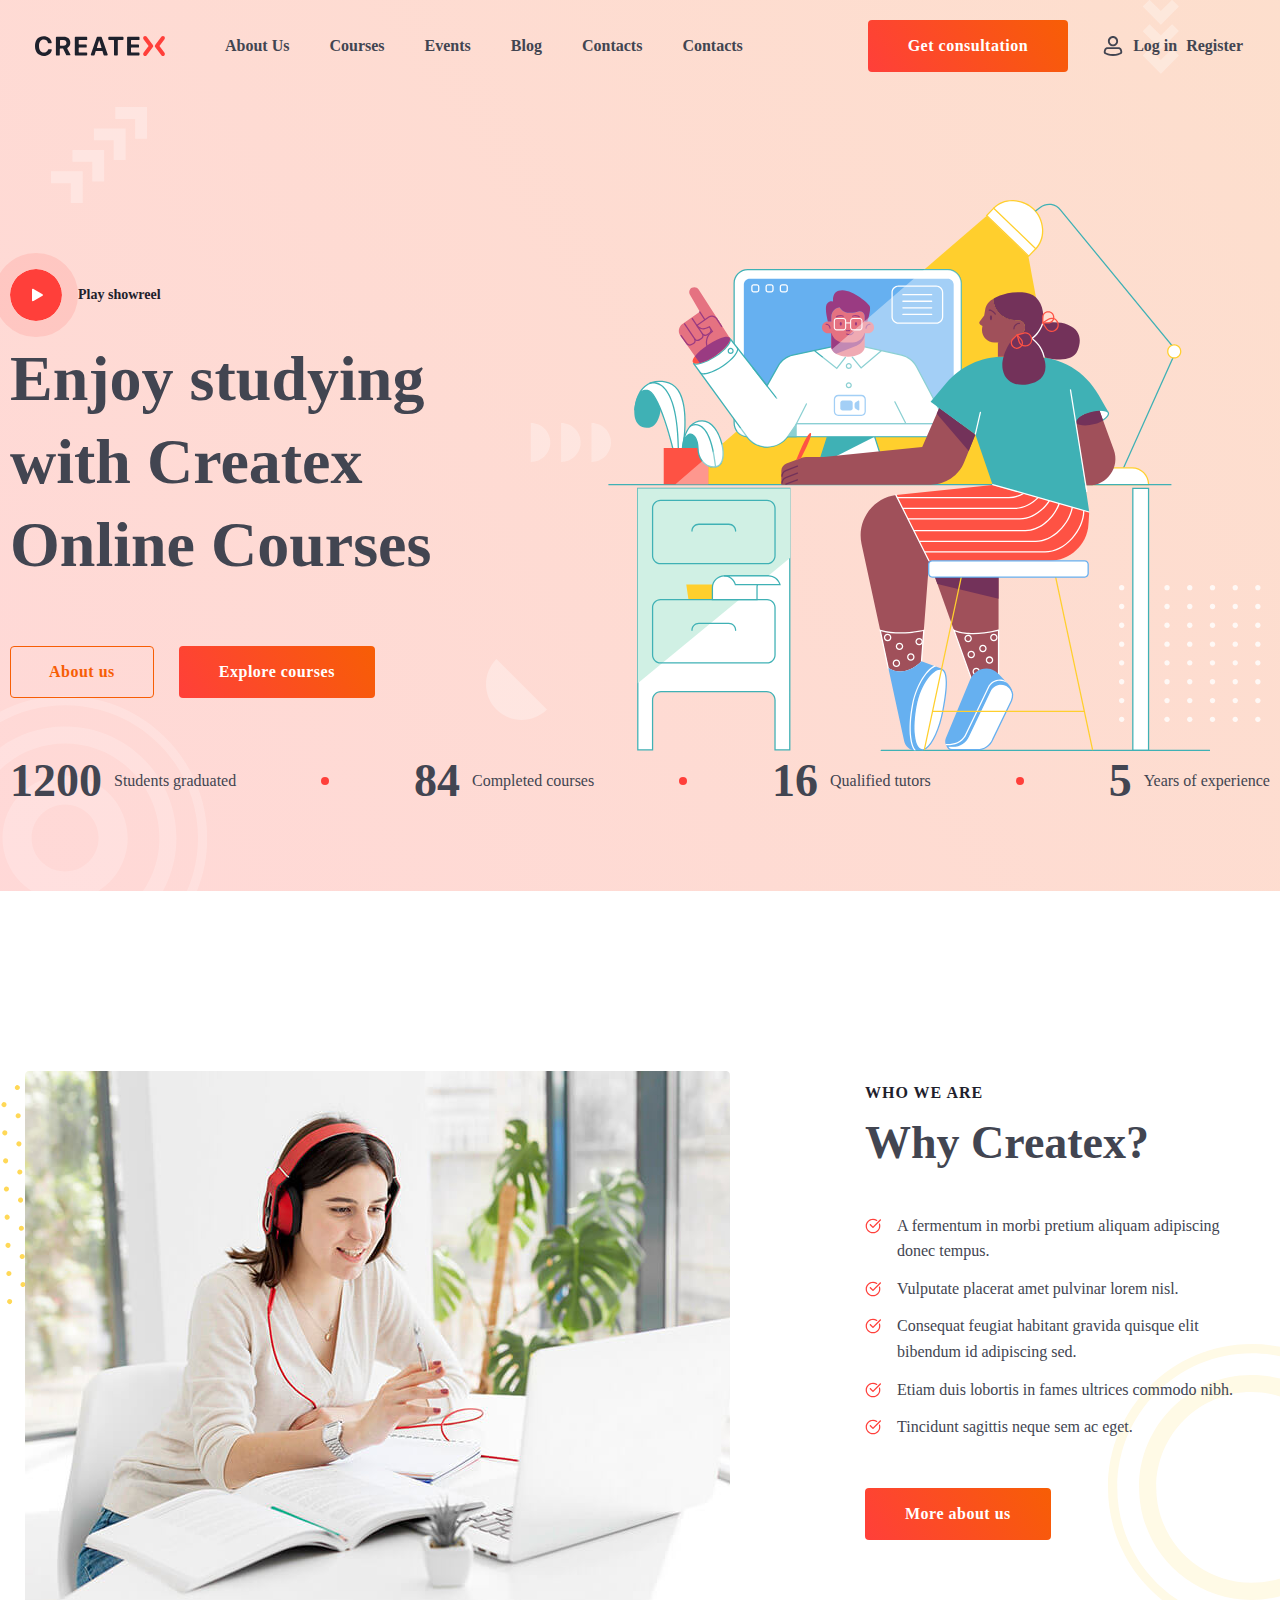
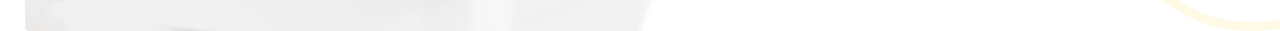
<file: index.html>
<!DOCTYPE html>
<html lang="en">
<head>
  <meta charset="UTF-8">
  <meta http-equiv="X-UA-Compatible" content="IE=edge">
  <meta name="viewport" content="width=device-width, initial-scale=1.0">
  <link rel="stylesheet" href="css/common.css">
  <link rel="stylesheet" href="css/reset.css">
  <link rel="stylesheet" href="css/style.css">
  <title>lesson_15</title>
</head>


<body>
  
  <div class="wrapper">
    <header class="header">
      <div class="header__container">
        <div class="header__title">
          <a href="#">
            <img src="img/header/logo.svg" alt="logo">
          </a>
        </div>
        <nav class="header__nav">
          <ul class="header__menu menu">
            <li class="menu__items items">
              <a class="items__link" href="">About Us</a>
            </li>
            <li class="menu__items items">
             <a class="items__link" href="">Courses</a></li>
            <li class="menu__items items">
             <a class="items__link" href="">Events</a>
            </li>
            <li class="menu__items items">
              <a class="items__link" href="">Blog</a>
            </li>
            <li class="menu__items items">
              <a class="items__link" href="">Contacts</a>
            </li>
            <li class="menu__items items">
              <a class="items__link" href="">Contacts</a>
            </li>
          </ul>
        </nav>
        <div class="header__actions actions">
          <a class="actions__button button" href="">Get consultation</a>
          <div class="actions__login">
            <a class="actions__log" href="">Log in</a>
            <a class="actions__register" href="">Register</a>
          </div>
        </div>
      </div>
    </header>
    <main class="main">
      <div class="main__page">
        <section class="main__section">
          <div class="main__container">
            <div class="main__body body-section">
              <div class="body-section__left-side">
                <div class="body-section__play play">
                  <div class="play__image">
                    <a href="">
                      <img src="icons/main/small.svg" alt="play button">
                    </a>
                  </div>
                  <a class="play__text" href="">Play showreel</a>
                </div>
                <div class="body-section__title title">
                  <h1>Enjoy studying with Createx Online Courses</h1>
                </div>
                <div class="body-section__actions actions">
                  <a class="actions__button button button--border" href="">
                    About us
                  </a>
                  <a class="actions__button button" href="">
                    Explore courses
                  </a>
                </div>
              </div>
              <div class="body-section__image">
                <img src="img/main/illustration.svg" alt="illustration">
              </div>
            </div>
            <div class="main__benefits benefits">
              <div class="benefits__value value">
                <div class="value__number">1200</div>
                <div class="value__text">Students graduated</div>
              </div>
              <div class="benefits__dot"></div>              
              <div class="benefits__value value">
                <div class="value__number">84</div>
                <div class="value__text">Completed courses</div>
              </div>
              <div class="benefits__dot"></div>              
              <div class="benefits__value value">
                <div class="value__number">16</div>
                <div class="value__text">Qualified tutors</div>
              </div>
              <div class="benefits__dot"></div>              
              <div class="benefits__value value">
                <div class="value__number">5</div>
                <div class="value__text">Years of experience</div>
              </div> 
            </div>
          </div>
          <div class="main__decor decor">
            <div class="decor__shapes-01"></div>
            <div class="decor__shapes-02"></div>
            <div class="decor__shapes-03"></div>
            <div class="decor__circles"></div>
            <div class="decor__dots"></div>
            <div class="decor__vector"></div>
          </div>
        </section>
        <section class="main__studying studying">
          <div class="studying__container">
            <div class="studying__learn learn">
              <div class="learn__image">
                <img src="img/main/learn/student.png" alt="student">
              </div>
              <div class="learn__list">
                <div class="learn__heading">
                  <h2 class="learn__subtitle subtitle">
                    Who we are
                  </h2>
                  <h2 class="learn__title title">
                    Why Createx?
                  </h2>
                  <ul class="learn__items">
                    <li class="item">A fermentum in morbi pretium aliquam adipiscing donec tempus.</li>
                    <li class="item">Vulputate placerat amet pulvinar lorem nisl.
                    </li>
                    <li class="item">Consequat feugiat habitant gravida quisque elit bibendum id adipiscing sed.</li>
                    <li class="item">Etiam duis lobortis in fames ultrices commodo nibh.</li>
                    <li class="item">Tincidunt sagittis neque sem ac eget.</li>
                  </ul>
                </div>
                <button class="learn__button button">More about us</button>  
              </div> 
            </div>
          </div>
          <div class="studying__decor">
            <div class="studying__circle"></div>
            <div class="studying__dots"></div>
          </div>
        </section> 
      </div>
    </main>
    <footer class="footer">
      
    </footer>    
  </div>
</body>
</html>
</file>
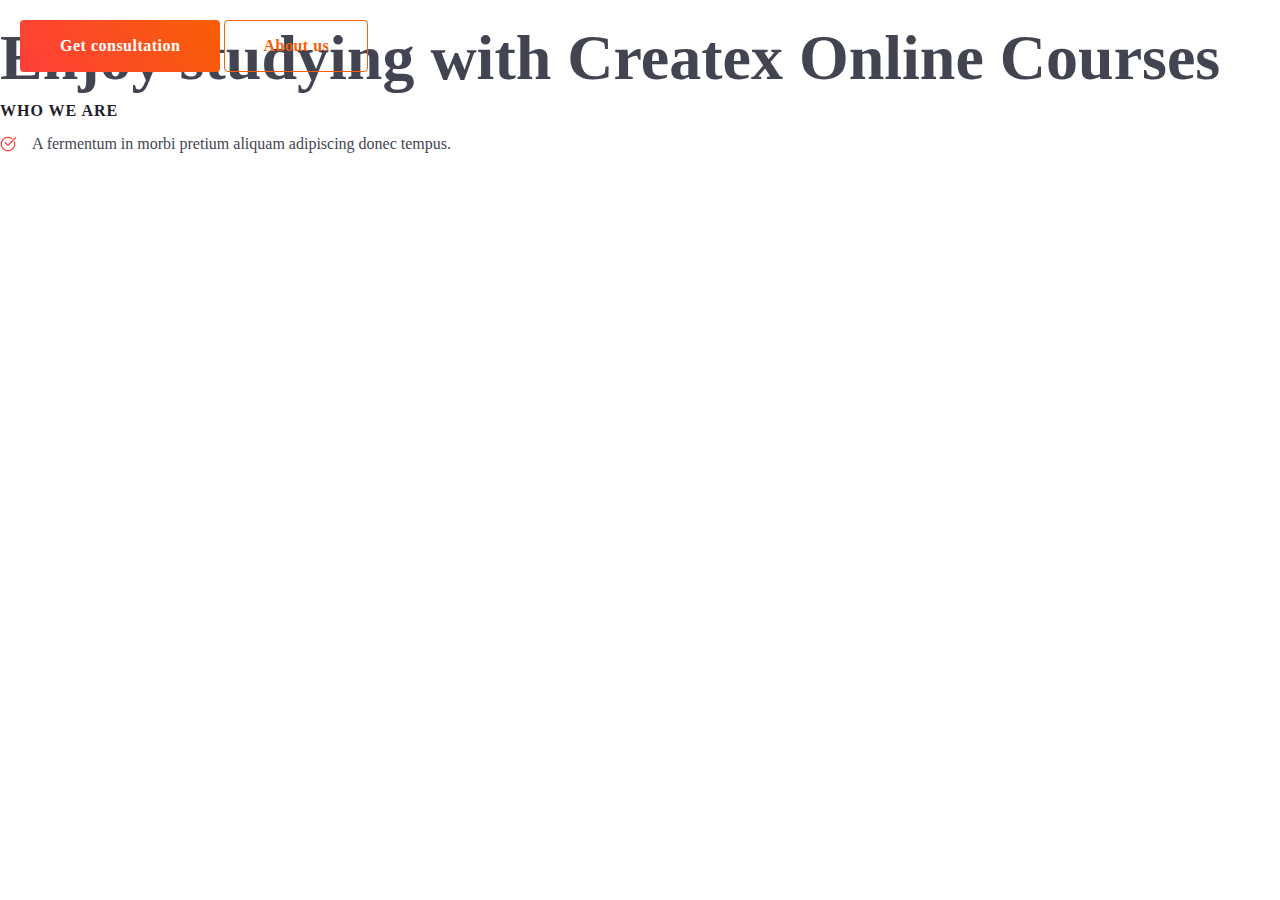
<file: _common.html>
<!DOCTYPE html>
<html lang="en">
<head>
  <meta charset="UTF-8">
  <meta http-equiv="X-UA-Compatible" content="IE=edge">
  <meta name="viewport" content="width=device-width, initial-scale=1.0">
  <link rel="stylesheet" href="css/common.css">
  <link rel="stylesheet" href="css/reset.css">
  <link rel="stylesheet" href="css/style.css">
  <title>common</title>
</head>

<body>
  <div class="wrapper">
    <div class="header">
      <a href="" class="button">Get consultation</a>
      <a href="" class="button button--border">About us</a>
    </div>
    <br>
    <div class="main">
      <div class="title">
        <h1>Enjoy studying with Createx Online Courses</h1>
      </div>
      <h2 class="learn__subtitle subtitle">
        Who we are
      </h2>
      <li class="item">A fermentum in morbi pretium aliquam adipiscing donec tempus.</li>
    </div>
    <div class="footer">
    </div>
  </div>
</body>
</file>
<file: css/common.css>
.button{
  background: linear-gradient(55.95deg, #FF3F3A 0%, #F75E05 100%);
  border-radius: 4px;
  font-weight: 700;
  line-height: 1.25;
  letter-spacing: 0.5px;
  color: #FFFFFF;
  padding: 16px 40px;
  display: inline-block;
}

.button:hover{
  background: linear-gradient(55.95deg, #ff403ae5 0%, #f75e05d8 100%);

}

.button--border{
  background: transparent;
  border:1px solid;
  padding: 15px 38px;
  color: #F75E05;
  border-image-source:1px linear-gradient(55.95deg, #FF3F3A 0%, #F75E05 100%);
}
.button--border:hover{
  color: #FFFFFF;
}


.title {
  font-weight: 900;
  font-size: 64px;
  line-height: 1.3;

}

.subtitle {
	font-weight: 700;
	line-height: 1.5;
	letter-spacing: 1px;
	text-transform: uppercase;
	color: #1E212C;
}

.item {
  line-height: 1.6;
  padding-left: 32px;
  min-height: 16px;

}
.item::before {
  content: "";
  background: url("../icons/learn/check.svg") no-repeat 0 0 / contain;
  width: 16px;
  height: 16px;
  display: inline-block;
  margin-left: -32px;
  margin-right: 16px;
  margin-bottom: -3px;
  
  
}
</file>
<file: css/style.css>
body{
	font-family: "Lato";
	color: #424551;
}


.wrapper{
	overflow: hidden;
	min-height: 100%;
	position: relative;
	/* padding: 50px; */
	display: flex;
	flex-direction: column;
}
.wrapper > main{
	flex-grow: 1;
}


.header{
	position: absolute;
	width: 100%;
	left: 0;
	top: 0;
	padding: 20px;
	z-index: 100;
}

[class*="__container"]{
	max-width: 1260px;
	margin: 0 auto;
	padding: 0 15px;
}
/*=============header============= */

.header__container {
	display: flex;
	align-items: center;
	gap: 60px;
}
.header__title img{
	max-width: 100%;
}
.header__title {
	flex: 0 0 auto;
}

.header__nav {
	flex-grow: 1;
}
.header__menu {
	display: flex;
	column-gap: 40px;
	flex-wrap: wrap;
	row-gap: 20px;
	
}

.items__link{
	font-weight: 700;
	line-height: 1.6;
	position: relative;
}


.items__link::after{
	content: "";
	position: absolute;
	bottom: 0;
	left: 0;
	height: 1px;
	width: 0%;
	background-color: #424551;
	transition: width 0.3s ease 0s;
}
.items__link:hover::after{
	width: 100%;
}

.header__actions {
	display: flex;
	flex-wrap: wrap;
	align-items: center;
	gap: 35px;
}

.actions__login {
	background: url(../img/header/Person.svg) no-repeat 0 center  / 20px;
	font-weight: 700;
	line-height: 1.6;
	padding-left: 28px;
	min-height: 25px;
	display: flex;
	flex-wrap: wrap;
	column-gap: 5px;
	row-gap: 2px;
}
.actions__log,
.actions__register{
	border-radius: 5px;
	padding: 2px;

}
.actions__log:hover {
	background: rgba(0, 0, 0, 0.3);
}
.actions__register:hover {
	background: rgba(0, 0, 0, 0.3);
}

/*=============main-section============= */
.main {
}

.main__page {
}
.main__section {
	background: linear-gradient(55.95deg, hsl(2, 100%, 61%, 0.2) 0%, hsl(22, 96%, 49%, 0.2) 100%);
	position: relative;
}
.main__container {
	padding: 200px 0 80px 0;
	position: relative;
	z-index: 5;
}

.main__body {
	display: flex;
	flex-wrap: wrap;
	justify-content: space-between;
	
}
.body-section {
	flex: 0 1 50%;
	
}
.body-section__left-side {
	align-self: center;
	

}
.body-section__play{
	display: flex;
	align-items: center;
	margin-left: -16px;

}

.play__image{
}
.play__image img{
border: 16px solid hsl(2, 100%, 61%, 0.12);
border-radius: 50%;
animation: border-play 1s infinite alternate linear 0s;
}

@keyframes border-play{
	0%{ 
		border: 16px solid hsl(2, 100%, 61%, 0.05);
	}
	100%{
		border: 16px solid hsl(2, 100%, 61%, 0.12);
	}
}

.play__text {
	padding-left: 16px;
	margin-left: -16px;
	font-weight: 700;
	font-size: 14px;
	line-height: 1.5;
	color: #1E212C;

}
.body-section__title {
	margin-bottom: 60px;
	max-width: 550px;
}

.body-section__image{
	flex: 1 1 50%;
}
.body-section__image img{
	max-width: 108%;
	transform: translate(8%, 0);
}

.body-section__actions {
	display: flex;
	flex-wrap: wrap;
	gap: 25px;
}
.main__benefits {
	display: flex;
	flex-wrap: wrap;
	align-items: center;
	justify-content: space-between;
	
}
.benefits {
}
.benefits__value {
	display: flex;
	align-items: center;
	gap: 12px;
	
}

/* .benefits__value:not(:last-child)::after{
	content: "";
	width: 8px;
	height: 8px;
	border-radius: 50%;
	background: #FF3F3A;
	transform: translateX(60px);
} */

.benefits__dot{
	width: 8px;
	height: 8px;
	border-radius: 50%;
	background: #FF3F3A;


}
.value {
}
.value__number {
	font-weight: 900;
	font-size: 46px;
	line-height: 1.3;
}
.value__text {
	line-height: 1.6;
}

.main__decor div{
	position: absolute;
}
.decor__shapes-01 {
	background: url("../icons/shapes/decor/shapes-01.svg") no-repeat 0 0 / contain;
	width: 96px;
	height: 96px;
	top: 12%;
	left: 4%;
}
.decor__shapes-02 {
	background: url("../icons/shapes/decor/shapes-02.svg") no-repeat 0 0 / contain;
	width: 88px;
	height: 47px;
	top: 47%;
	left: 41%;

}
.decor__shapes-03 {
	background: url("../icons/shapes/decor/shapes-03.svg") no-repeat 0 0 / contain;
	width: 110px;
	height: 110px;
	top: -4%;
	right: 5%;

}
.decor__circles {
	background: url("../icons/shapes/decor/circles.svg") no-repeat 0 0 / contain;
	width: 284px;
	height: 284px;
	bottom: -10%;
	left: -6%;

}
.decor__dots {
	background: url("../icons/shapes/decor/dots.svg") no-repeat 0 0 / contain;
	width: 187px;
	height: 137px;
	bottom: 19%;
	right: -2%;

}
.decor__vector {
	background: url("../icons/shapes/decor/vector.svg") no-repeat 0 0 / contain;
	width: 61px;
	height: 61px;
	top: 74%;
	left: 38%;

}
/*=============studying__learn============= */
.main__studying{
	position: relative;
	padding-top: 180px;
}

.studying__container{
	position: relative;
	z-index: 6;
}
.studying__learn {
	display: flex;
	flex-wrap: wrap;
	justify-content: space-between;
	column-gap: 5%;
}

.learn__image{
	flex: 0 0 60%;
}
.learn__image img{
	max-width: 100%;
}
.learn__list {
	display: flex;
	flex-direction: column;
	align-items: flex-start;
	padding: 10px;
	row-gap: 48px;
	flex: 0 1 400px;
}
.learn__heading {
	
}
.learn__subtitle {
	margin-bottom: 8px;
}
.learn__title {
	font-size: 46px;
	margin-bottom: 40px;

}
.learn__items {
	display: flex;
	flex-direction: column;
  align-items: flex-start;
	row-gap: 12px;
}
.studying__circle {
	background: url("../img/main/learn/circles-studying.svg") no-repeat 0 0 / cover;
	width: 287px;
	height: 287px;
	position: absolute;
	bottom: 0;
	right: -9%;
}
.studying__dots {
	background: url("../img/main/learn/dots-studying.svg") no-repeat 0 0 / cover;
	width: 181.18px;
	height: 132.74px;
	transform: rotate(-52.46deg);
	position: absolute;
	top: 32%;
	left: -6%;

}
</file>
